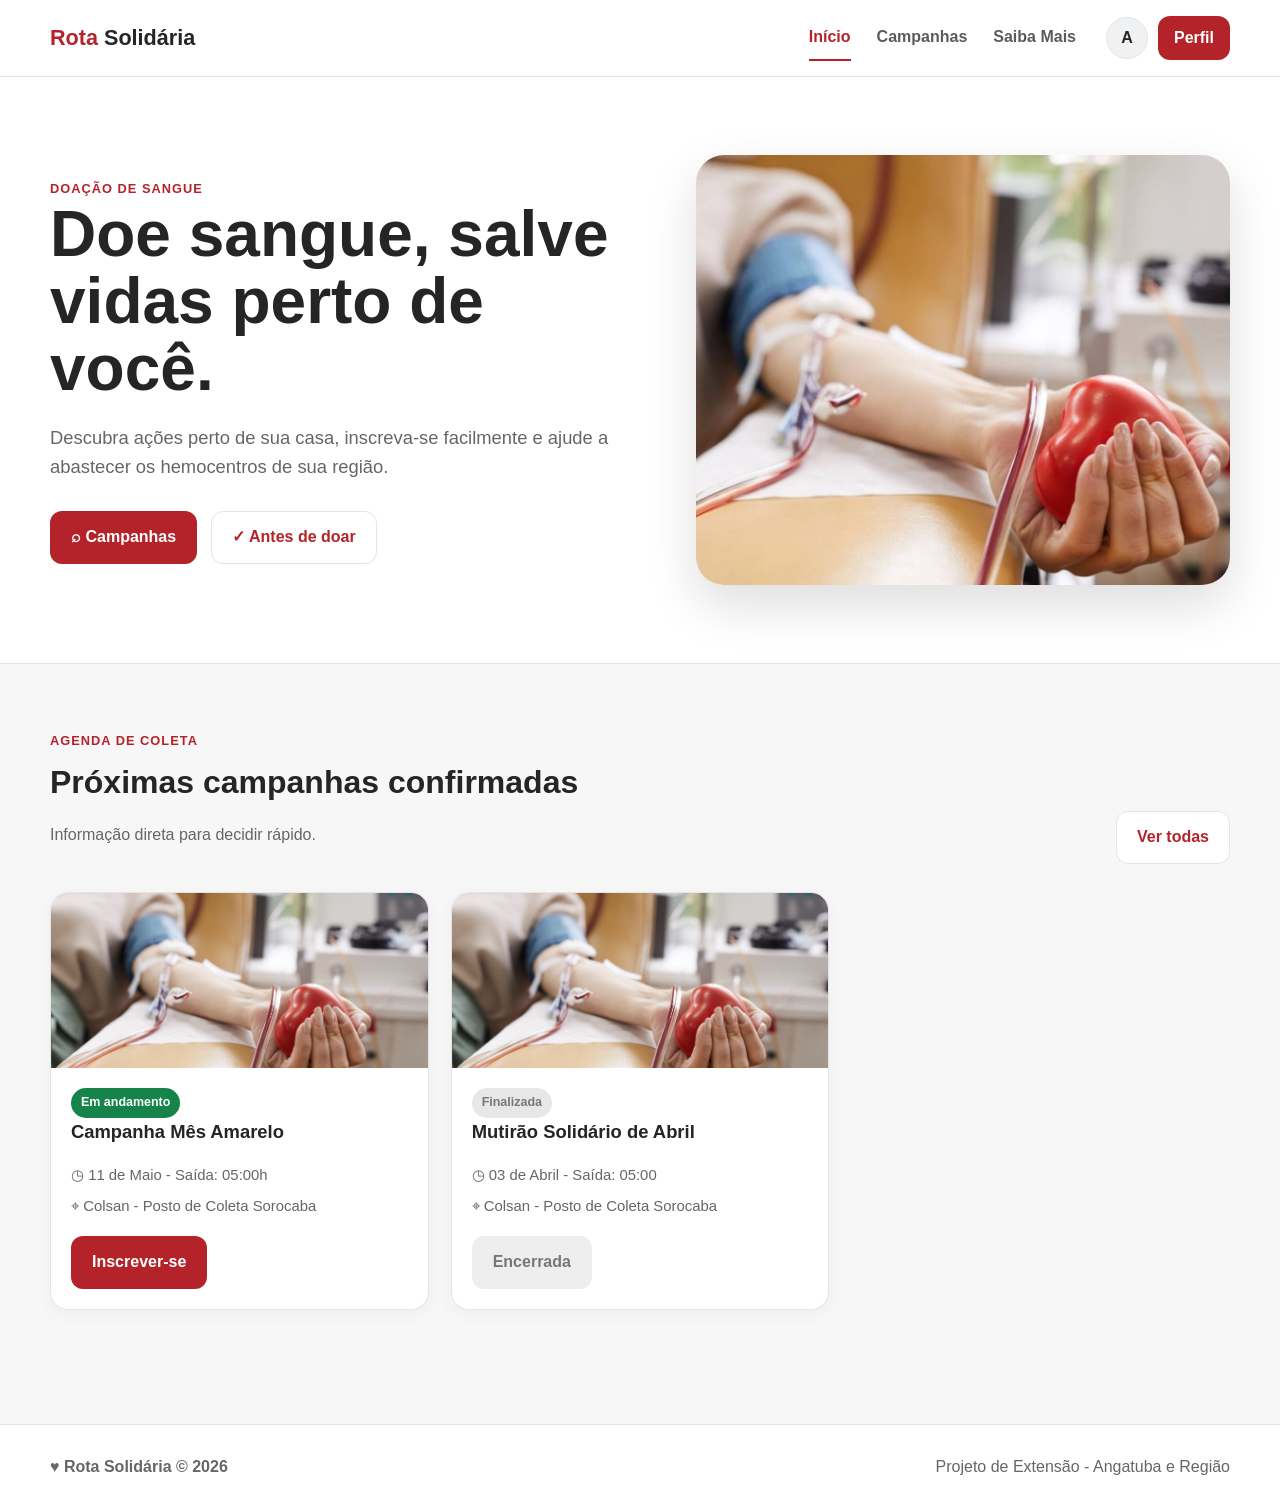
<file: index.html>
<!doctype html>
<html lang="pt-BR">

<head>
  <meta charset="utf-8">
  <meta name="viewport" content="width=device-width,initial-scale=1">
  <title>Rota Solidária</title>
  <link rel="stylesheet" href="css/site.css">
</head>

<body>

  <header class="site-header">
    <div class="container header-inner">
      <a class="logo" href="index.html">Rota <span>Solidária</span></a>
      <nav class="nav">
        <a class="active" href="index.html">Início</a>
        <a class="" href="campanhas.html">Campanhas</a>
        <a class="" href="educativo.html">Saiba Mais</a>
      </nav>

      <div class="header-actions">
        <a class="icon-btn" href="#acessibilidade" aria-label="Acessibilidade">A</a>
        <a class="profile" href="login.html">Perfil</a>
      </div>
    </div>

    <div class="mobile-nav container">
      <a href="index.html">Início</a>
      <a href="campanhas.html">Campanhas</a>
      <a href="educativo.html">Saiba Mais</a>
      <a href="login.html">Perfil</a>
    </div>
  </header>

  <main>
    <section class="hero">
      <div class="container hero-grid">
        <div>
          <span class="kicker">Doação de sangue</span>
          <h1>Doe sangue, salve vidas perto de você.</h1>
          <p>Descubra ações perto de sua casa, inscreva-se facilmente e ajude a abastecer os hemocentros de sua região.
          </p>
          <div class="actions"><a class="btn btn-primary" href="campanhas.html">⌕ Campanhas</a>
            <a class="btn btn-secondary" href="educativo.html">✓ Antes de doar</a>
          </div>
        </div>

        <div class="hero-image">
          <img src="assets/doacaodesangue.jpeg" alt="Pessoa realizando doação de sangue">
        </div>

      </div>
    </section>

    <section class="section">
      <div class="container">
        <div class="section-head">
          <div><span class="kicker">Agenda de coleta</span>
            <h2>Próximas campanhas confirmadas</h2>
            <p class="muted">Informação direta para decidir rápido.</p>
          </div>
          <a class="btn btn-secondary" href="campanhas.html">Ver todas</a>
        </div>

        <div class="grid">
          <a class="card" href="detalhes-campanha.html">
            <div class="card-img"><img src="assets/doacaodesangue.jpeg" alt=""></div>
            <div class="card-body"><span class="badge open">Em andamento</span>
              <h3>Campanha Mês Amarelo</h3>
              <div class="meta"><span>◷ 11 de Maio - Saída: 05:00h</span><span>⌖ Colsan - Posto de Coleta
                  Sorocaba</span></div><span class="btn btn-primary">Inscrever-se</span>
            </div>
          </a>
          <div class="card">
            <div class="card-img"><img src="assets/doacaodesangue.jpeg" alt=""></div>
            <div class="card-body"><span class="badge closed">Finalizada</span>
              <h3>Mutirão Solidário de Abril</h3>
              <div class="meta"><span>◷ 03 de Abril - Saída: 05:00</span><span>⌖ Colsan - Posto de Coleta
                  Sorocaba</span></div><span class="btn" style="background:#eee;color:#777">Encerrada</span>
            </div>
          </div>
        </div>
      </div>
    </section>
  </main>
  <footer class="footer">
    <div class="container footer-inner">
      <strong>♥ Rota Solidária <span>© 2026</span></strong>
      <span>Projeto de Extensão - Angatuba e Região</span>
    </div>

  </footer>
</body>

</html>
</file>
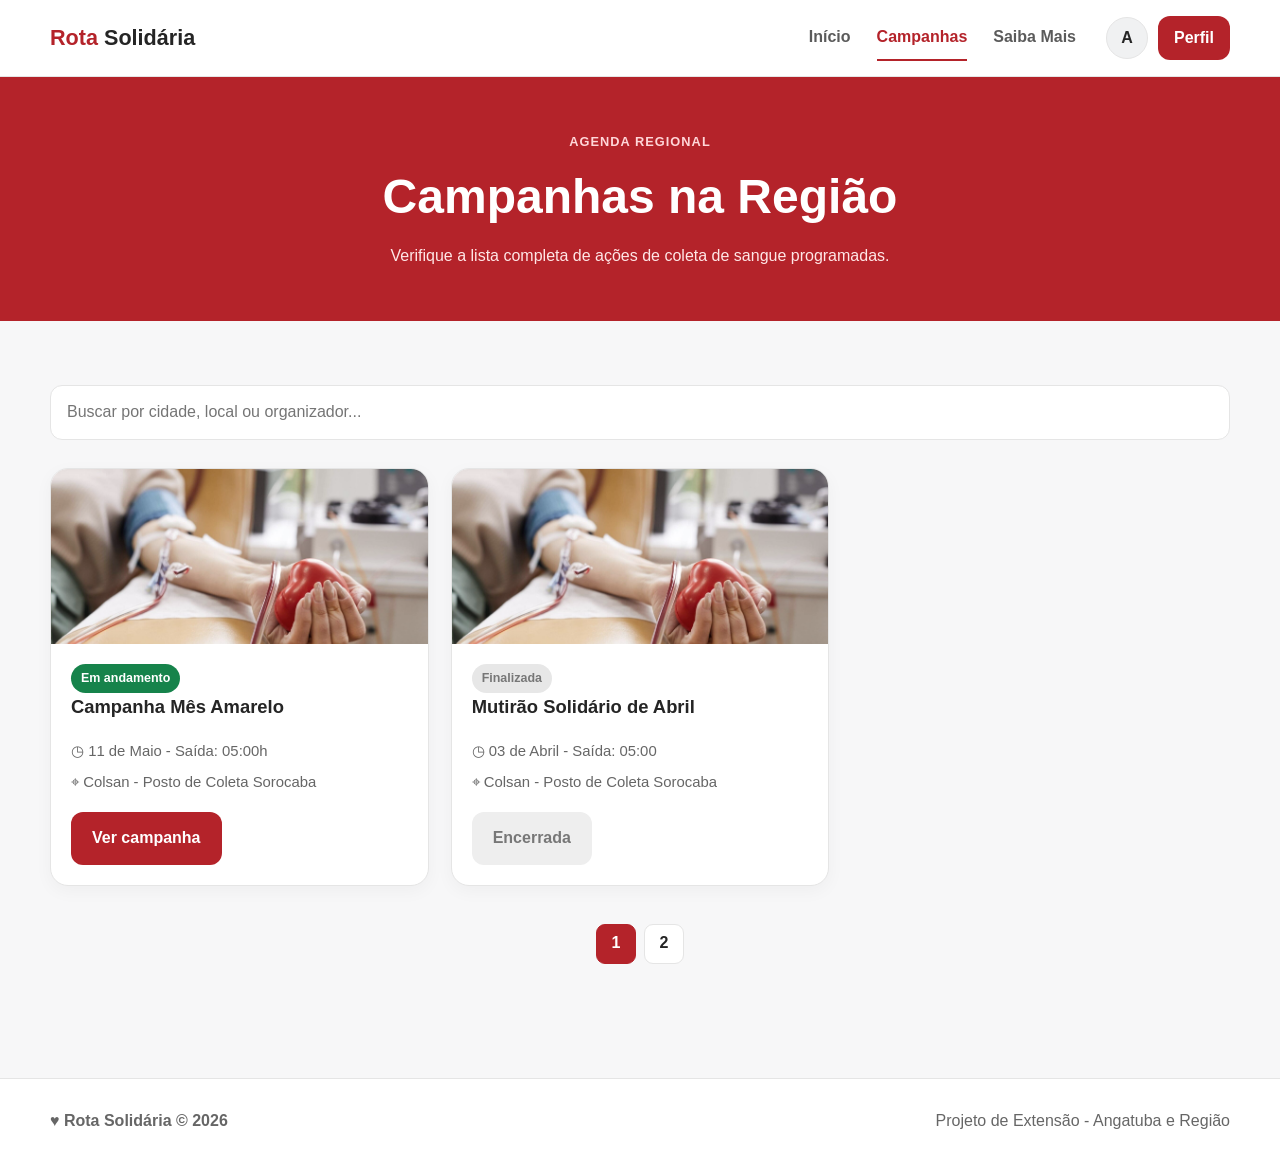
<file: campanhas.html>
<!doctype html>
<html lang="pt-BR">

<head>
  <meta charset="utf-8">
  <meta name="viewport" content="width=device-width,initial-scale=1">
  <title>Campanhas Ativas</title>
  <link rel="stylesheet" href="css/site.css">
</head>

<body>
  <header class="site-header">
    <div class="container header-inner">
      <a class="logo" href="index.html">Rota <span>Solidária</span></a>
      <nav class="nav">
        <a class="" href="index.html">Início</a>
        <a class="active" href="campanhas.html">Campanhas</a>
        <a class="" href="educativo.html">Saiba Mais</a>
      </nav>
      <div class="header-actions">
        <a class="icon-btn" href="#acessibilidade" aria-label="Acessibilidade">A</a>
        <a class="profile" href="login.html">Perfil</a>
      </div>
    </div>
    <div class="mobile-nav container">
      <a href="index.html">Início</a>
      <a href="campanhas.html">Campanhas</a>
      <a href="educativo.html">Saiba Mais</a>
      <a href="login.html">Perfil</a>
    </div>
  </header>
  <main>
    <section class="page-hero">
      <div class="container"><span class="kicker" style="color:#ffd6d8">Agenda regional</span>
        <h1>Campanhas na Região</h1>
        <p>Verifique a lista completa de ações de coleta de sangue programadas.</p>
      </div>
    </section>
    <div class="container section"><input class="search" placeholder="Buscar por cidade, local ou organizador...">
      <div class="grid" style="margin-top:28px">
        <a class="card" href="detalhes-campanha.html">
          <div class="card-img"><img src="assets/doacaodesangue.jpeg" alt=""></div>
          <div class="card-body"><span class="badge open">Em andamento</span>
            <h3>Campanha Mês Amarelo</h3>
            <div class="meta"><span>◷ 11 de Maio - Saída: 05:00h</span><span>⌖ Colsan - Posto de Coleta Sorocaba</span>
            </div><span class="btn btn-primary">Ver campanha</span>
          </div>
        </a>
        <div class="card">
          <div class="card-img"><img src="assets/doacaodesangue.jpeg" alt=""></div>
          <div class="card-body"><span class="badge closed">Finalizada</span>
            <h3>Mutirão Solidário de Abril</h3>
            <div class="meta"><span>◷ 03 de Abril - Saída: 05:00</span><span>⌖ Colsan - Posto de Coleta Sorocaba</span>
            </div><span class="btn" style="background:#eee;color:#777">Encerrada</span>
          </div>
        </div>
      </div>
      <div class="pagination"><span class="page current">1</span><span class="page">2</span></div>
    </div>
  </main>
  <footer class="footer">
    <div class="container footer-inner">
      <strong>♥ Rota Solidária <span>© 2026</span></strong>
      <span>Projeto de Extensão - Angatuba e Região</span>
    </div>
  </footer>
</body>

</html>
</file>
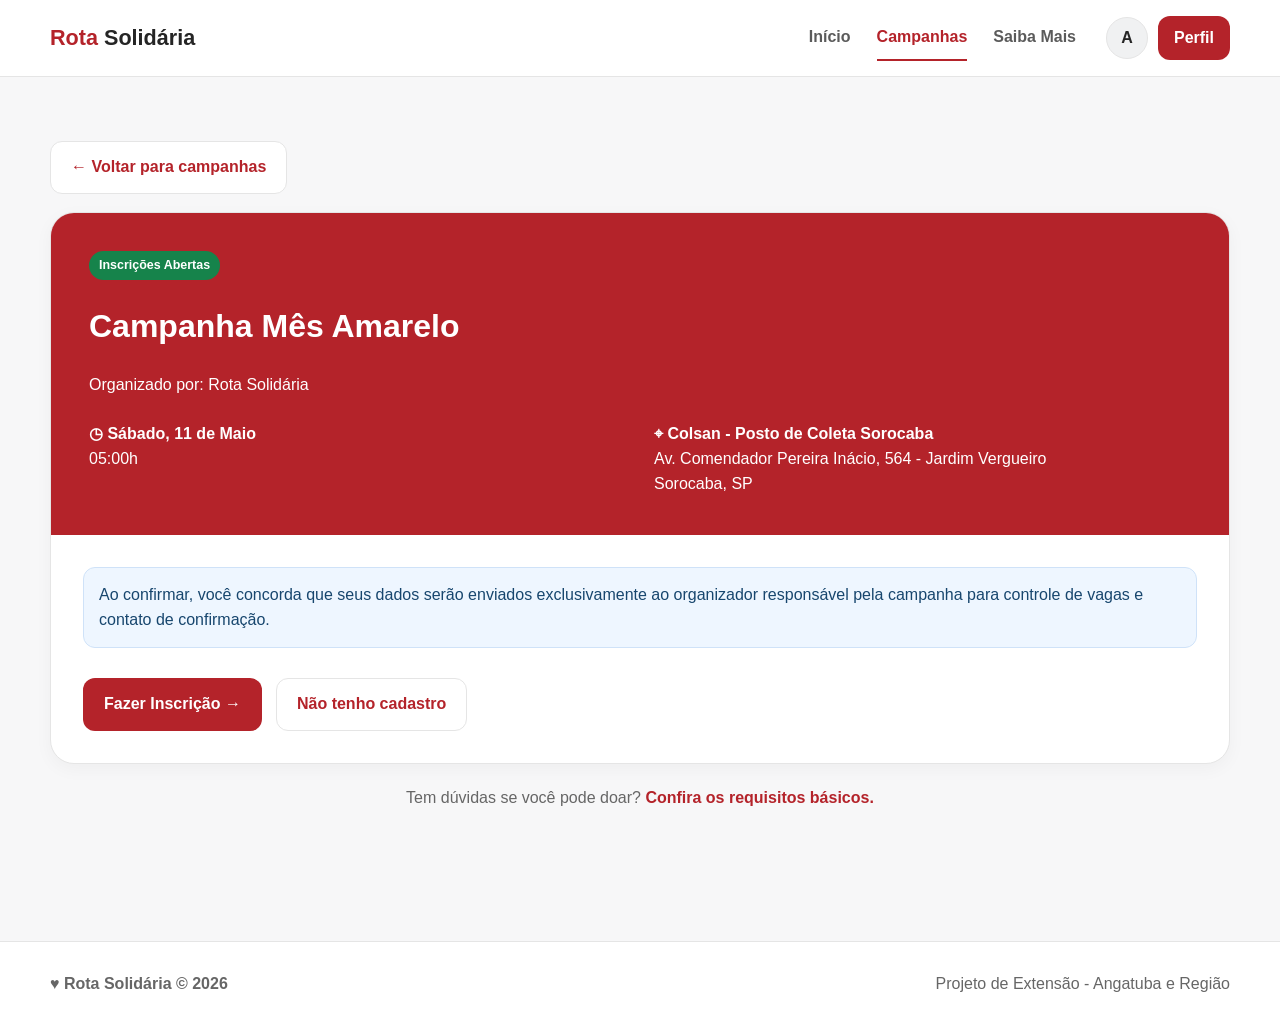
<file: detalhes-campanha.html>
<!doctype html>
<html lang="pt-BR">

<head>
  <meta charset="utf-8">
  <meta name="viewport" content="width=device-width,initial-scale=1">
  <title>Detalhes da Campanha</title>
  <link rel="stylesheet" href="css/site.css">
</head>

<body>
  <header class="site-header">
    <div class="container header-inner">
      <a class="logo" href="index.html">Rota <span>Solidária</span></a>
      <nav class="nav">
        <a class="" href="index.html">Início</a>
        <a class="active" href="campanhas.html">Campanhas</a>
        <a class="" href="educativo.html">Saiba Mais</a>
      </nav>
      <div class="header-actions">
        <a class="icon-btn" href="#acessibilidade" aria-label="Acessibilidade">A</a>
        <a class="profile" href="login.html">Perfil</a>
      </div>
    </div>
    <div class="mobile-nav container">
      <a href="index.html">Início</a>
      <a href="campanhas.html">Campanhas</a>
      <a href="educativo.html">Saiba Mais</a>
      <a href="login.html">Perfil</a>
    </div>
  </header>
  <main>
    <div class="container section">
      <a class="btn btn-secondary" href="campanhas.html">← Voltar para campanhas</a>
      <div class="panel" style="padding:0;overflow:hidden;margin-top:18px">
        <div style="background:var(--brand);color:#fff;padding:38px">
          <span class="badge open">Inscrições Abertas</span>
          <h1>Campanha Mês Amarelo</h1>
          <p>Organizado por: Rota Solidária</p>
          <div class="two-col" style="grid-template-columns:1fr 1fr;margin-top:25px">
            <div><strong>◷ Sábado, 11 de Maio</strong><br>05:00h</div>
            <div><strong>⌖ Colsan - Posto de Coleta Sorocaba</strong><br>Av. Comendador Pereira Inácio, 564 - Jardim
              Vergueiro<br>Sorocaba, SP</div>
          </div>
        </div>
        <div style="padding:32px">
          <div class="notice">Ao confirmar, você concorda que seus dados serão enviados exclusivamente ao organizador
            responsável pela campanha para controle de vagas e contato de confirmação.</div>
          <div class="actions"><a class="btn btn-primary" href="inscrever-campanha.html">Fazer Inscrição →</a><a
              class="btn btn-secondary" href="login.html">Não tenho cadastro</a></div>
        </div>
      </div>
      <p class="muted" style="text-align:center;margin-top:22px">Tem dúvidas se você pode doar? <a href="educativo.html"
          style="color:var(--brand);font-weight:800">Confira os requisitos básicos.</a></p>
    </div>
  </main>
  <footer class="footer">
    <div class="container footer-inner">
      <strong>♥ Rota Solidária <span>© 2026</span></strong>
      <span>Projeto de Extensão - Angatuba e Região</span>
    </div>
  </footer>
</body>

</html>
</file>
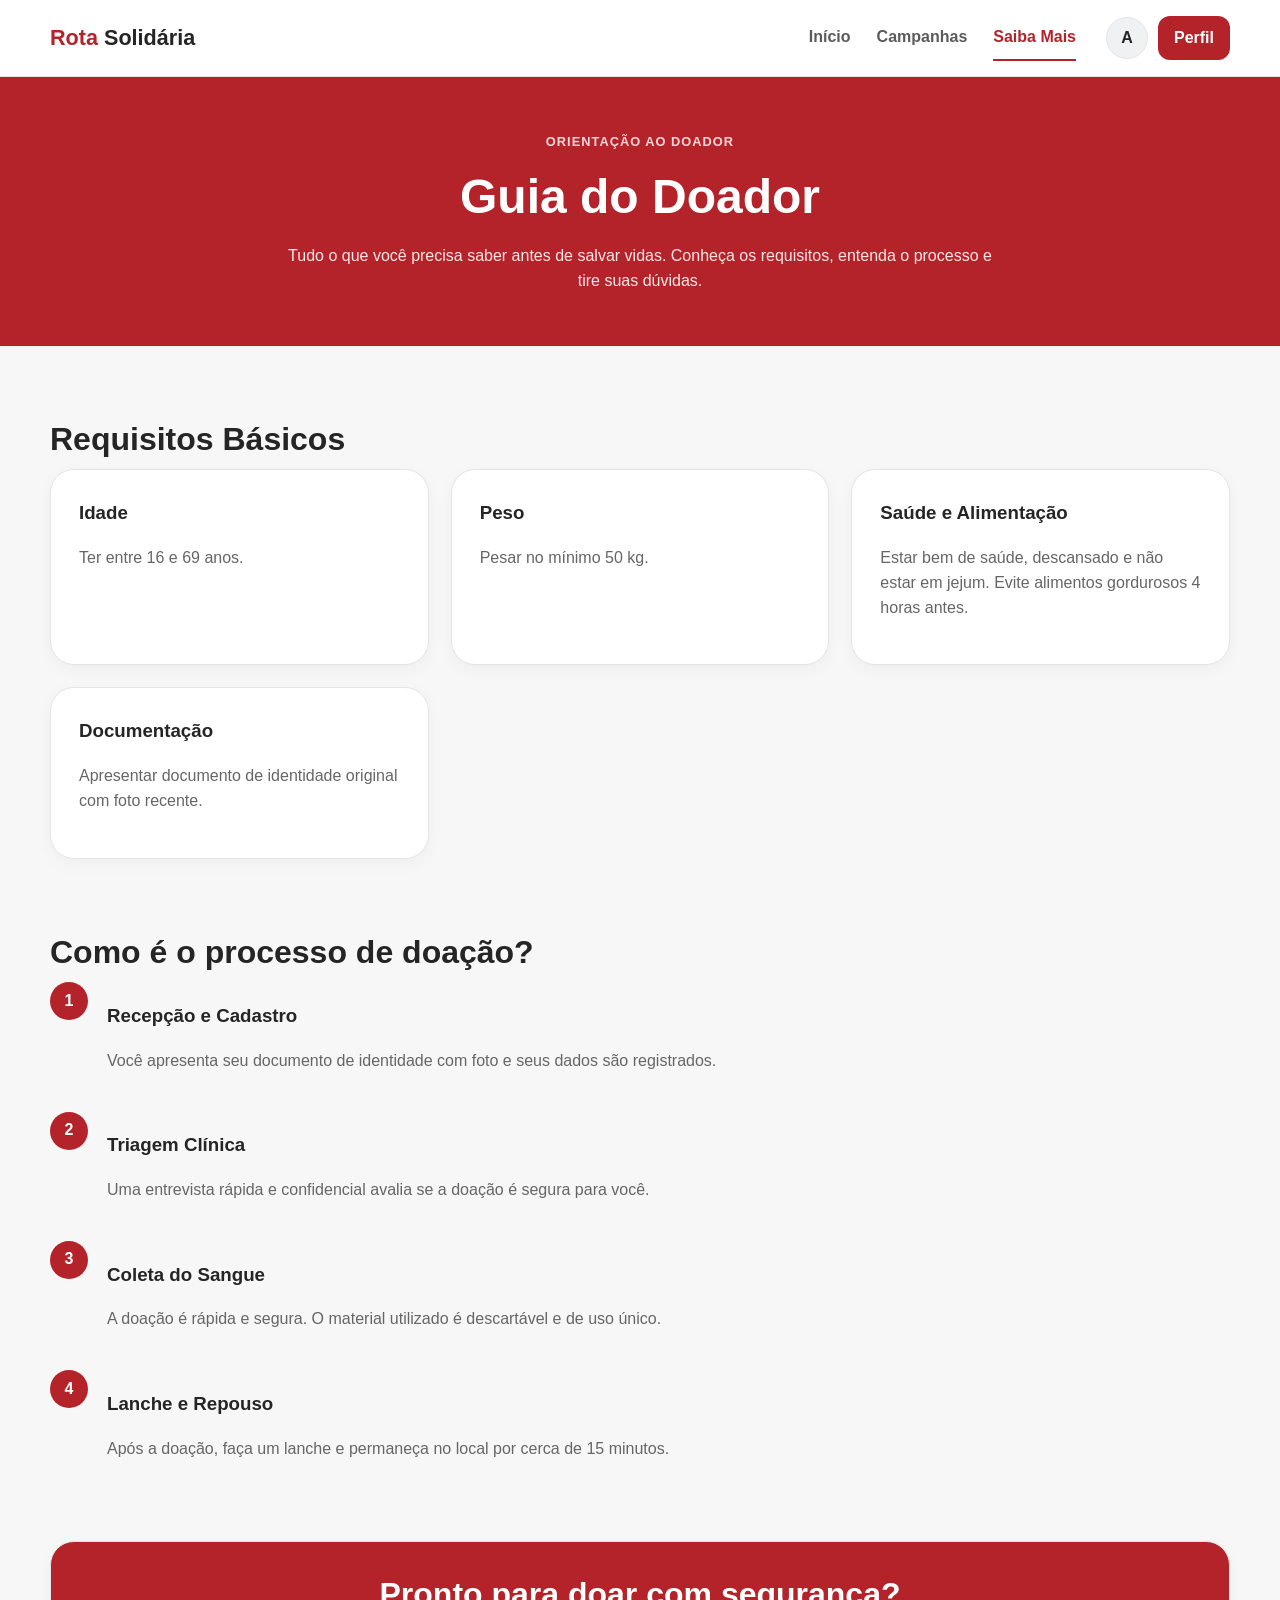
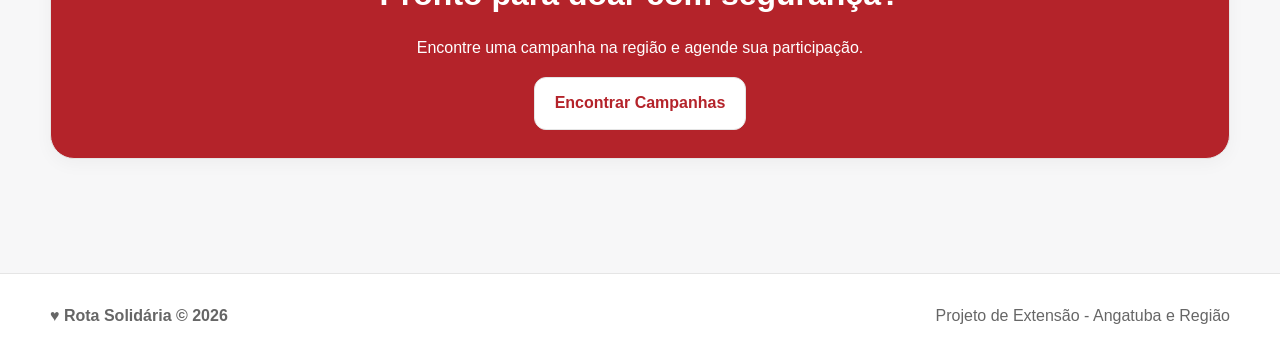
<file: educativo.html>
<!doctype html>
<html lang="pt-BR">

<head>
  <meta charset="utf-8">
  <meta name="viewport" content="width=device-width,initial-scale=1">
  <title>Guia do Doador</title>
  <link rel="stylesheet" href="css/site.css">
</head>

<body>
  <header class="site-header">
    <div class="container header-inner">
      <a class="logo" href="index.html">Rota <span>Solidária</span></a>
      <nav class="nav">
        <a class="" href="index.html">Início</a>
        <a class="" href="campanhas.html">Campanhas</a>
        <a class="active" href="educativo.html">Saiba Mais</a>
      </nav>
      <div class="header-actions">
        <a class="icon-btn" href="#acessibilidade" aria-label="Acessibilidade">A</a>
        <a class="profile" href="login.html">Perfil</a>
      </div>
    </div>
    <div class="mobile-nav container">
      <a href="index.html">Início</a>
      <a href="campanhas.html">Campanhas</a>
      <a href="educativo.html">Saiba Mais</a>
      <a href="login.html">Perfil</a>
    </div>
  </header>
  <main>
    <section class="page-hero">
      <div class="container"><span class="kicker" style="color:#ffd6d8">Orientação ao doador</span>
        <h1>Guia do Doador</h1>
        <p>Tudo o que você precisa saber antes de salvar vidas. Conheça os requisitos, entenda o processo e tire suas
          dúvidas.</p>
      </div>
    </section>
    <div class="container section">
      <section>
        <h2>Requisitos Básicos</h2>
        <div class="grid">
          <div class="panel">
            <h3>Idade</h3>
            <p class="muted">Ter entre 16 e 69 anos.</p>
          </div>
          <div class="panel">
            <h3>Peso</h3>
            <p class="muted">Pesar no mínimo 50 kg.</p>
          </div>
          <div class="panel">
            <h3>Saúde e Alimentação</h3>
            <p class="muted">Estar bem de saúde, descansado e não estar em jejum. Evite alimentos gordurosos 4 horas
              antes.</p>
          </div>
          <div class="panel">
            <h3>Documentação</h3>
            <p class="muted">Apresentar documento de identidade original com foto recente.</p>
          </div>
        </div>
      </section>
      <section class="section">
        <h2>Como é o processo de doação?</h2>
        <div class="steps">
          <div class="step">
            <div class="step-num">1</div>
            <div>
              <h3>Recepção e Cadastro</h3>
              <p class="muted">Você apresenta seu documento de identidade com foto e seus dados são registrados.</p>
            </div>
          </div>
          <div class="step">
            <div class="step-num">2</div>
            <div>
              <h3>Triagem Clínica</h3>
              <p class="muted">Uma entrevista rápida e confidencial avalia se a doação é segura para você.</p>
            </div>
          </div>
          <div class="step">
            <div class="step-num">3</div>
            <div>
              <h3>Coleta do Sangue</h3>
              <p class="muted">A doação é rápida e segura. O material utilizado é descartável e de uso único.</p>
            </div>
          </div>
          <div class="step">
            <div class="step-num">4</div>
            <div>
              <h3>Lanche e Repouso</h3>
              <p class="muted">Após a doação, faça um lanche e permaneça no local por cerca de 15 minutos.</p>
            </div>
          </div>
        </div>
      </section>
      <div class="panel" style="background:var(--brand);color:#fff;text-align:center">
        <h2>Pronto para doar com segurança?</h2>
        <p>Encontre uma campanha na região e agende sua participação.</p><a class="btn btn-secondary"
          href="campanhas.html">Encontrar Campanhas</a>
      </div>
    </div>
  </main>
  <footer class="footer">
    <div class="container footer-inner">
      <strong>♥ Rota Solidária <span>© 2026</span></strong>
      <span>Projeto de Extensão - Angatuba e Região</span>
    </div>
  </footer>
</body>

</html>
</file>
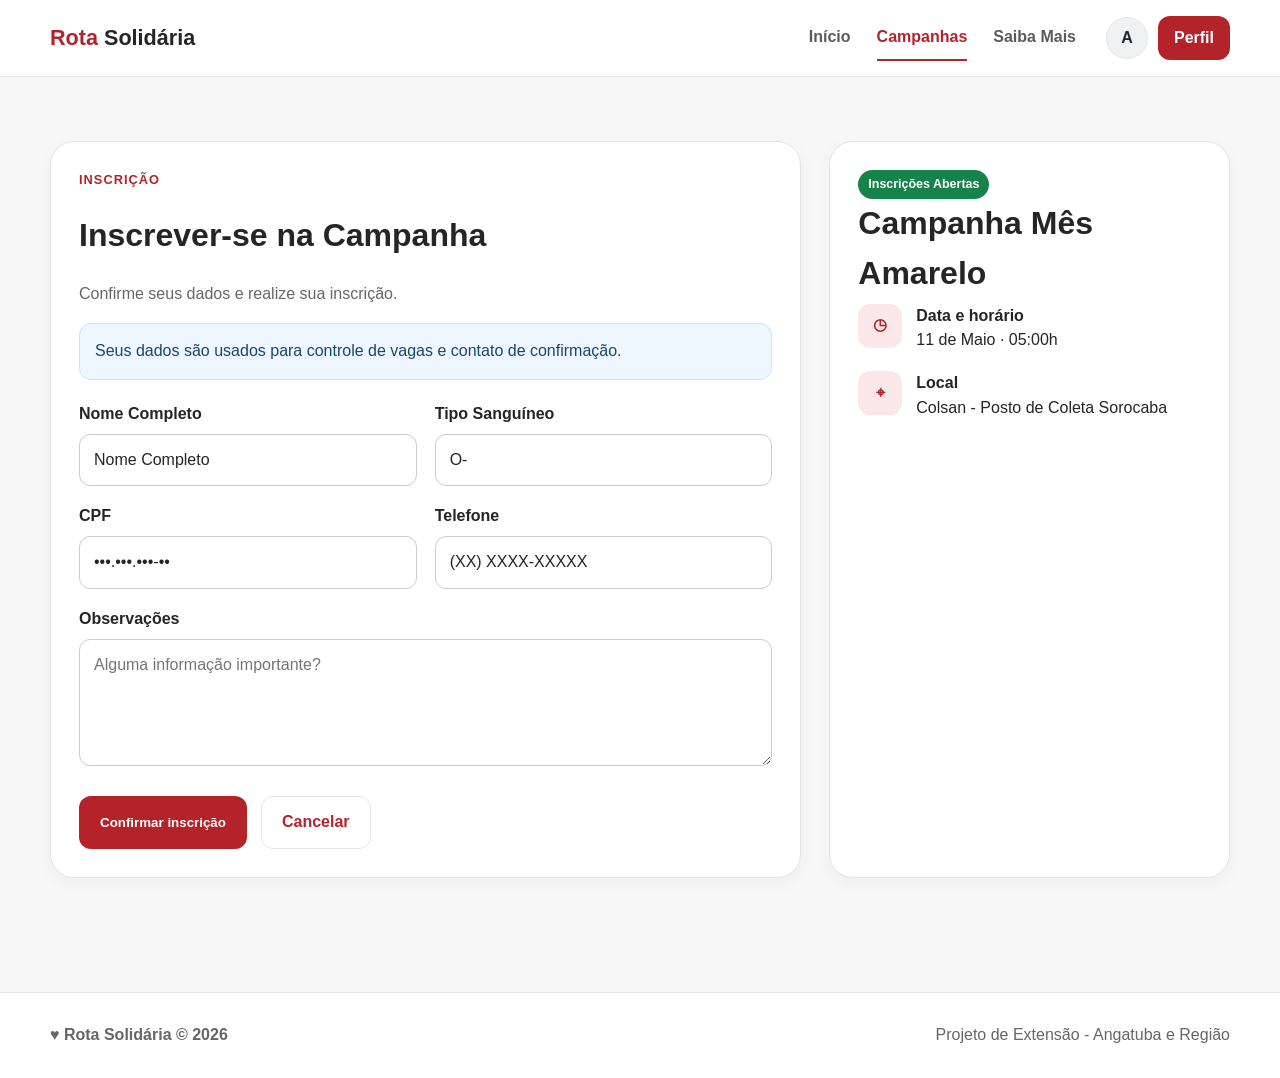
<file: inscrever-campanha.html>
<!doctype html>
<html lang="pt-BR">

<head>
  <meta charset="utf-8">
  <meta name="viewport" content="width=device-width,initial-scale=1">
  <title>Inscrição em Campanha</title>
  <link rel="stylesheet" href="css/site.css">
</head>

<body>
  <header class="site-header">
    <div class="container header-inner">
      <a class="logo" href="index.html">Rota <span>Solidária</span></a>
      <nav class="nav">
        <a class="" href="index.html">Início</a>
        <a class="active" href="campanhas.html">Campanhas</a>
        <a class="" href="educativo.html">Saiba Mais</a>
      </nav>
      <div class="header-actions">
        <a class="icon-btn" href="#acessibilidade" aria-label="Acessibilidade">A</a>
        <a class="profile" href="login.html">Perfil</a>
      </div>
    </div>
    <div class="mobile-nav container">
      <a href="index.html">Início</a>
      <a href="campanhas.html">Campanhas</a>
      <a href="educativo.html">Saiba Mais</a>
      <a href="login.html">Perfil</a>
    </div>
  </header>
  <main>
    <div class="container section">
      <div class="two-col">
        <div class="panel">
          <div class="kicker">Inscrição</div>
          <h1>Inscrever-se na Campanha</h1>
          <p class="muted">Confirme seus dados e realize sua inscrição.</p>
          <div class="notice">Seus dados são usados para controle de vagas e contato de confirmação.</div>
          <form action="sucesso.html">
            <div class="form-grid">
              <div class="field"><label>Nome Completo</label><input value="Nome Completo" readonly></div>
              <div class="field"><label>Tipo Sanguíneo</label><input value="O-" readonly></div>
              <div class="field"><label>CPF</label><input value="•••.•••.•••-••" readonly></div>
              <div class="field"><label>Telefone</label><input value="(XX) XXXX-XXXXX" readonly></div>
              <div class="field full"><label>Observações</label><textarea rows="4"
                  placeholder="Alguma informação importante?"></textarea></div>
            </div>
            <div class="actions"><button class="btn btn-primary" type="submit">Confirmar inscrição</button><a
                class="btn btn-secondary" href="detalhes-campanha.html">Cancelar</a></div>
          </form>
        </div>
        <aside class="panel"><span class="badge open">Inscrições Abertas</span>
          <h2>Campanha Mês Amarelo</h2>
          <div class="info-list">
            <div class="info">
              <div class="info-icon">◷</div>
              <div><strong>Data e horário</strong><br>11 de Maio · 05:00h</div>
            </div>
            <div class="info">
              <div class="info-icon">⌖</div>
              <div><strong>Local</strong><br>Colsan - Posto de Coleta Sorocaba</div>
            </div>
          </div>
        </aside>
      </div>
    </div>
  </main>
  <footer class="footer">
    <div class="container footer-inner">
      <strong>♥ Rota Solidária <span>© 2026</span></strong>
      <span>Projeto de Extensão - Angatuba e Região</span>
    </div>
  </footer>
</body>

</html>
</file>
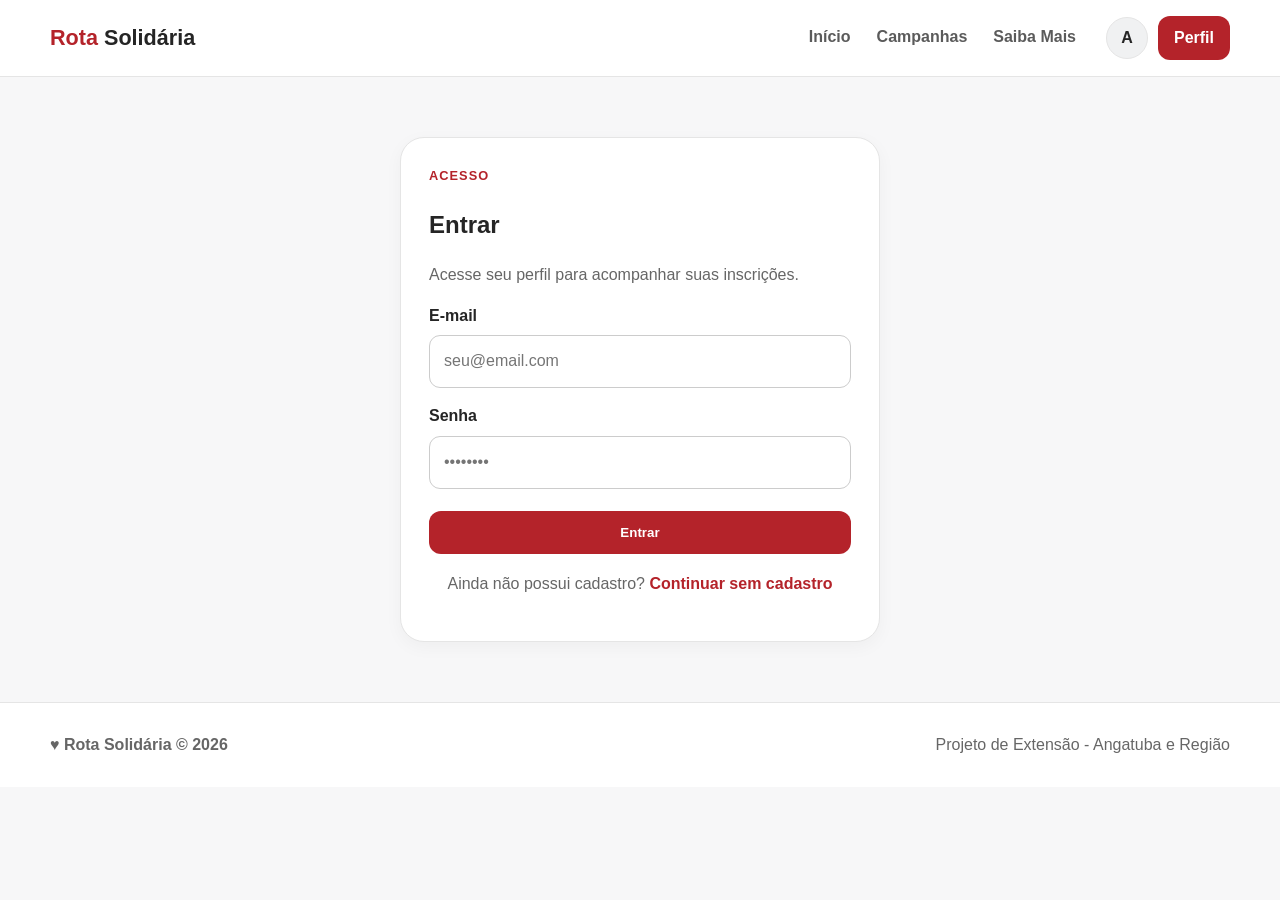
<file: login.html>
<!doctype html>
<html lang="pt-BR">

<head>
  <meta charset="utf-8">
  <meta name="viewport" content="width=device-width,initial-scale=1">
  <title>Login - Rota Solidária</title>
  <link rel="stylesheet" href="css/site.css">
</head>

<body>
  <header class="site-header">
    <div class="container header-inner">
      <a class="logo" href="index.html">Rota <span>Solidária</span></a>
      <nav class="nav">
        <a class="" href="index.html">Início</a>
        <a class="" href="campanhas.html">Campanhas</a>
        <a class="" href="educativo.html">Saiba Mais</a>
      </nav>
      <div class="header-actions">
        <a class="icon-btn" href="#acessibilidade" aria-label="Acessibilidade">A</a>
        <a class="profile" href="login.html">Perfil</a>
      </div>
    </div>
    <div class="mobile-nav container">
      <a href="index.html">Início</a>
      <a href="campanhas.html">Campanhas</a>
      <a href="educativo.html">Saiba Mais</a>
      <a href="login.html">Perfil</a>
    </div>
  </header>
  <main class="container">
    <section class="success" style="max-width:480px">
      <div class="panel" style="text-align:left">
        <div class="kicker">Acesso</div>
        <h1>Entrar</h1>
        <p class="muted">Acesse seu perfil para acompanhar suas inscrições.</p>
        <form action="campanhas.html">
          <div class="field"><label>E-mail</label><input type="email" required placeholder="seu@email.com"></div>
          <div class="field" style="margin-top:16px"><label>Senha</label><input type="password" required
              placeholder="••••••••"></div><button class="btn btn-primary" style="width:100%;margin-top:22px"
            type="submit">Entrar</button>
        </form>
        <p class="muted" style="text-align:center;margin-top:18px">Ainda não possui cadastro? <a
            href="inscrever-campanha.html" style="color:var(--brand);font-weight:800">Continuar sem cadastro</a></p>
      </div>
    </section>
  </main>
  <footer class="footer">
    <div class="container footer-inner">
      <strong>♥ Rota Solidária <span>© 2026</span></strong>
      <span>Projeto de Extensão - Angatuba e Região</span>
    </div>
  </footer>
</body>

</html>
</file>
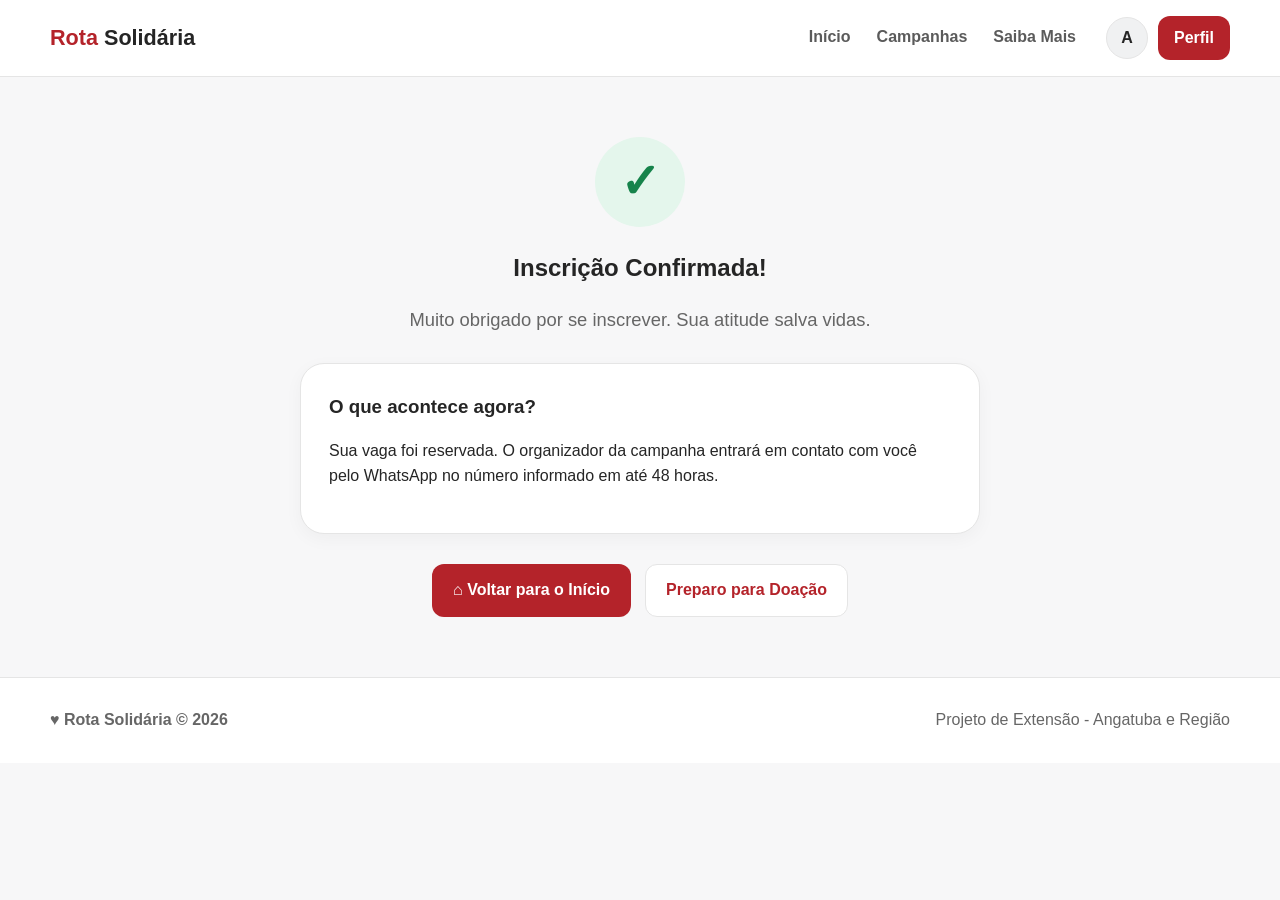
<file: sucesso.html>
<!doctype html>
<html lang="pt-BR">

<head>
  <meta charset="utf-8">
  <meta name="viewport" content="width=device-width,initial-scale=1">
  <title>Inscrição Confirmada</title>
  <link rel="stylesheet" href="css/site.css">
</head>

<body>
  <header class="site-header">
    <div class="container header-inner">
      <a class="logo" href="index.html">Rota <span>Solidária</span></a>
      <nav class="nav">
        <a class="" href="index.html">Início</a>
        <a class="" href="campanhas.html">Campanhas</a>
        <a class="" href="educativo.html">Saiba Mais</a>
      </nav>
      <div class="header-actions">
        <a class="icon-btn" href="#acessibilidade" aria-label="Acessibilidade">A</a>
        <a class="profile" href="login.html">Perfil</a>
      </div>
    </div>
    <div class="mobile-nav container">
      <a href="index.html">Início</a>
      <a href="campanhas.html">Campanhas</a>
      <a href="educativo.html">Saiba Mais</a>
      <a href="login.html">Perfil</a>
    </div>
  </header>
  <main class="container">
    <section class="success">
      <div class="success-icon">✓</div>
      <h1>Inscrição Confirmada!</h1>
      <p class="muted" style="font-size:1.15rem">Muito obrigado por se inscrever. Sua atitude salva vidas.</p>
      <div class="panel" style="text-align:left;margin:28px 0">
        <h3>O que acontece agora?</h3>
        <p>Sua vaga foi reservada. O organizador da campanha entrará em contato com você pelo WhatsApp no número
          informado em até 48 horas.</p>
      </div>
      <div class="actions" style="justify-content:center"><a class="btn btn-primary" href="index.html">⌂ Voltar para o
          Início</a><a class="btn btn-secondary" href="educativo.html">Preparo para Doação</a></div>
    </section>
  </main>
  <footer class="footer">
    <div class="container footer-inner">
      <strong>♥ Rota Solidária <span>© 2026</span></strong>
      <span>Projeto de Extensão - Angatuba e Região</span>
    </div>
  </footer>
</body>

</html>
</file>
<file: css/site.css>
:root{
  --brand:#B4232A; --brand-hover:#8F1821; --bg:#f7f7f8; --card:#fff;
  --text:#252525; --muted:#666; --border:#e5e5e5; --soft:#f0f1f2;
  --success:#16834b; --max:1180px; --radius:18px;
}
*{box-sizing:border-box}
html{font-size:16px;scroll-behavior:smooth}
body{margin:0;font-family:Arial,Helvetica,sans-serif;background:var(--bg);color:var(--text);line-height:1.55}
a{color:inherit;text-decoration:none}
img{max-width:100%;display:block}
.container{width:min(var(--max),calc(100% - 32px));margin:auto}
.site-header{position:sticky;top:0;z-index:10;background:var(--card);border-bottom:1px solid var(--border)}
.header-inner{min-height:76px;display:flex;align-items:center;gap:30px}
.logo{font-size:1.35rem;font-weight:900;color:var(--brand);white-space:nowrap}
.logo span{color:var(--text)}
.nav{display:flex;gap:26px;margin-left:auto}
.nav a{font-weight:700;color:#5b5b5b;padding:10px 0;border-bottom:2px solid transparent}
.nav a:hover,.nav a.active{color:var(--brand);border-color:var(--brand)}
.header-actions{display:flex;gap:10px;align-items:center}
.icon-btn{width:42px;height:42px;border:1px solid var(--border);background:var(--soft);border-radius:50%;display:grid;place-items:center;font-weight:800}
.profile{background:var(--brand);color:#fff;border-radius:12px;padding:10px 16px;font-weight:800}
.mobile-nav{display:none}
.hero{background:var(--card);border-bottom:1px solid var(--border)}
.hero-grid{display:grid;grid-template-columns:1.05fr .95fr;gap:55px;align-items:center;padding:78px 0}
.hero h1{font-size:clamp(2.4rem,5vw,4.5rem);line-height:1.05;margin:0 0 22px}
.hero p{font-size:1.15rem;color:var(--muted);max-width:650px}
.hero-image{border-radius:28px;overflow:hidden;box-shadow:0 20px 50px #0002}
.hero-image img{width:100%;height:430px;object-fit:cover}
.actions{display:flex;gap:14px;flex-wrap:wrap;margin-top:30px}
.btn{display:inline-flex;align-items:center;justify-content:center;gap:9px;padding:13px 20px;border-radius:12px;font-weight:800;border:1px solid transparent}
.btn-primary{background:var(--brand);color:#fff}.btn-primary:hover{background:var(--brand-hover)}
.btn-secondary{background:#fff;border-color:var(--border);color:var(--brand)}
.section{padding:64px 0}
.section-head{display:flex;justify-content:space-between;align-items:end;gap:20px;margin-bottom:28px}
.kicker{text-transform:uppercase;letter-spacing:.08em;color:var(--brand);font-weight:900;font-size:.8rem}
.section h2{font-size:2rem;margin:5px 0}
.muted{color:var(--muted)}
.grid{display:grid;grid-template-columns:repeat(3,1fr);gap:22px}
.card{background:var(--card);border:1px solid var(--border);border-radius:var(--radius);overflow:hidden;box-shadow:0 5px 18px #0000000a}
.card-img{height:175px;overflow:hidden;position:relative}
.card-img img{width:100%;height:100%;object-fit:cover;filter:grayscale(.2)}
.card-body{padding:20px}
.card h3{margin:0 0 10px;font-size:1.15rem}
.meta{display:grid;gap:8px;color:var(--muted);font-size:.93rem;margin:18px 0}
.badge{display:inline-block;padding:5px 10px;border-radius:999px;font-size:.78rem;font-weight:900}
.open{background:#16834b;color:#fff}.closed{background:#e7e7e7;color:#777}
.page-hero{background:var(--brand);color:#fff;text-align:center;padding:52px 0}
.page-hero h1{margin:6px 0 10px;font-size:clamp(2rem,4vw,3rem)}
.page-hero p{margin:auto;max-width:720px;color:#ffe7e7}
.search{width:100%;padding:14px 16px;border:1px solid var(--border);border-radius:12px;font:inherit;background:#fff}
.search-wrap{margin:35px 0}
.two-col{display:grid;grid-template-columns:1.5fr .8fr;gap:28px}
.panel{background:var(--card);border:1px solid var(--border);border-radius:24px;padding:28px;box-shadow:0 5px 18px #0000000a}
.panel h2,.panel h3{margin-top:0}
.info-list{display:grid;gap:18px}
.info{display:flex;gap:14px}
.info-icon{width:44px;height:44px;flex:none;border-radius:12px;background:#fae7e8;color:var(--brand);display:grid;place-items:center;font-weight:900}
.steps{display:grid;gap:22px}
.step{display:grid;grid-template-columns:42px 1fr;gap:15px}
.step-num{width:38px;height:38px;background:var(--brand);color:#fff;border-radius:50%;display:grid;place-items:center;font-weight:900}
.form-grid{display:grid;grid-template-columns:1fr 1fr;gap:18px}
.field{display:grid;gap:7px}.field.full{grid-column:1/-1}
label{font-weight:800}
input,select,textarea{width:100%;padding:13px 14px;border:1px solid #ccc;border-radius:11px;font:inherit;background:#fff;color:var(--text)}
input:focus,select:focus,textarea:focus{outline:2px solid #b4232a33;border-color:var(--brand)}
.notice{padding:15px;border-radius:12px;background:#eef6ff;border:1px solid #cfe2f8;color:#17466e;margin-bottom:22px}
.success{text-align:center;max-width:680px;margin:60px auto}
.success-icon{width:90px;height:90px;margin:0 auto 22px;border-radius:50%;display:grid;place-items:center;background:#e4f6ec;color:var(--success);font-size:3rem;font-weight:900}
.checklist{display:grid;gap:10px;padding:0;list-style:none}.checklist li:before{content:"✓";color:var(--success);font-weight:900;margin-right:9px}
.footer{border-top:1px solid var(--border);background:var(--card);padding:30px 0;margin-top:50px}
.footer-inner{display:flex;justify-content:space-between;gap:20px;align-items:center;color:var(--muted)}
.pagination{display:flex;justify-content:center;gap:8px;margin-top:38px}
.page{width:40px;height:40px;border:1px solid var(--border);background:#fff;border-radius:9px;display:grid;place-items:center;font-weight:800}
.page.current{background:var(--brand);color:#fff;border-color:var(--brand)}
.accessibility{background:#fff3f3;border:1px solid #f1cacc;border-radius:14px;padding:18px;margin-top:22px}
@media(max-width:900px){
 .nav{display:none}.profile{display:none}.mobile-nav{display:block;padding:0 0 18px}
 .mobile-nav a{display:block;padding:11px 0;font-weight:800}
 .hero-grid,.two-col{grid-template-columns:1fr}.grid{grid-template-columns:1fr 1fr}
 .hero-image img{height:330px}
}
@media(max-width:620px){
 .container{width:min(var(--max),calc(100% - 22px))}
 .header-inner{min-height:68px;gap:10px}.header-actions{margin-left:auto}
 .grid,.form-grid{grid-template-columns:1fr}.field.full{grid-column:auto}
 .hero-grid{padding:50px 0}.section{padding:45px 0}
 .footer-inner{flex-direction:column;text-align:center}.panel{padding:20px}
}
</file>
